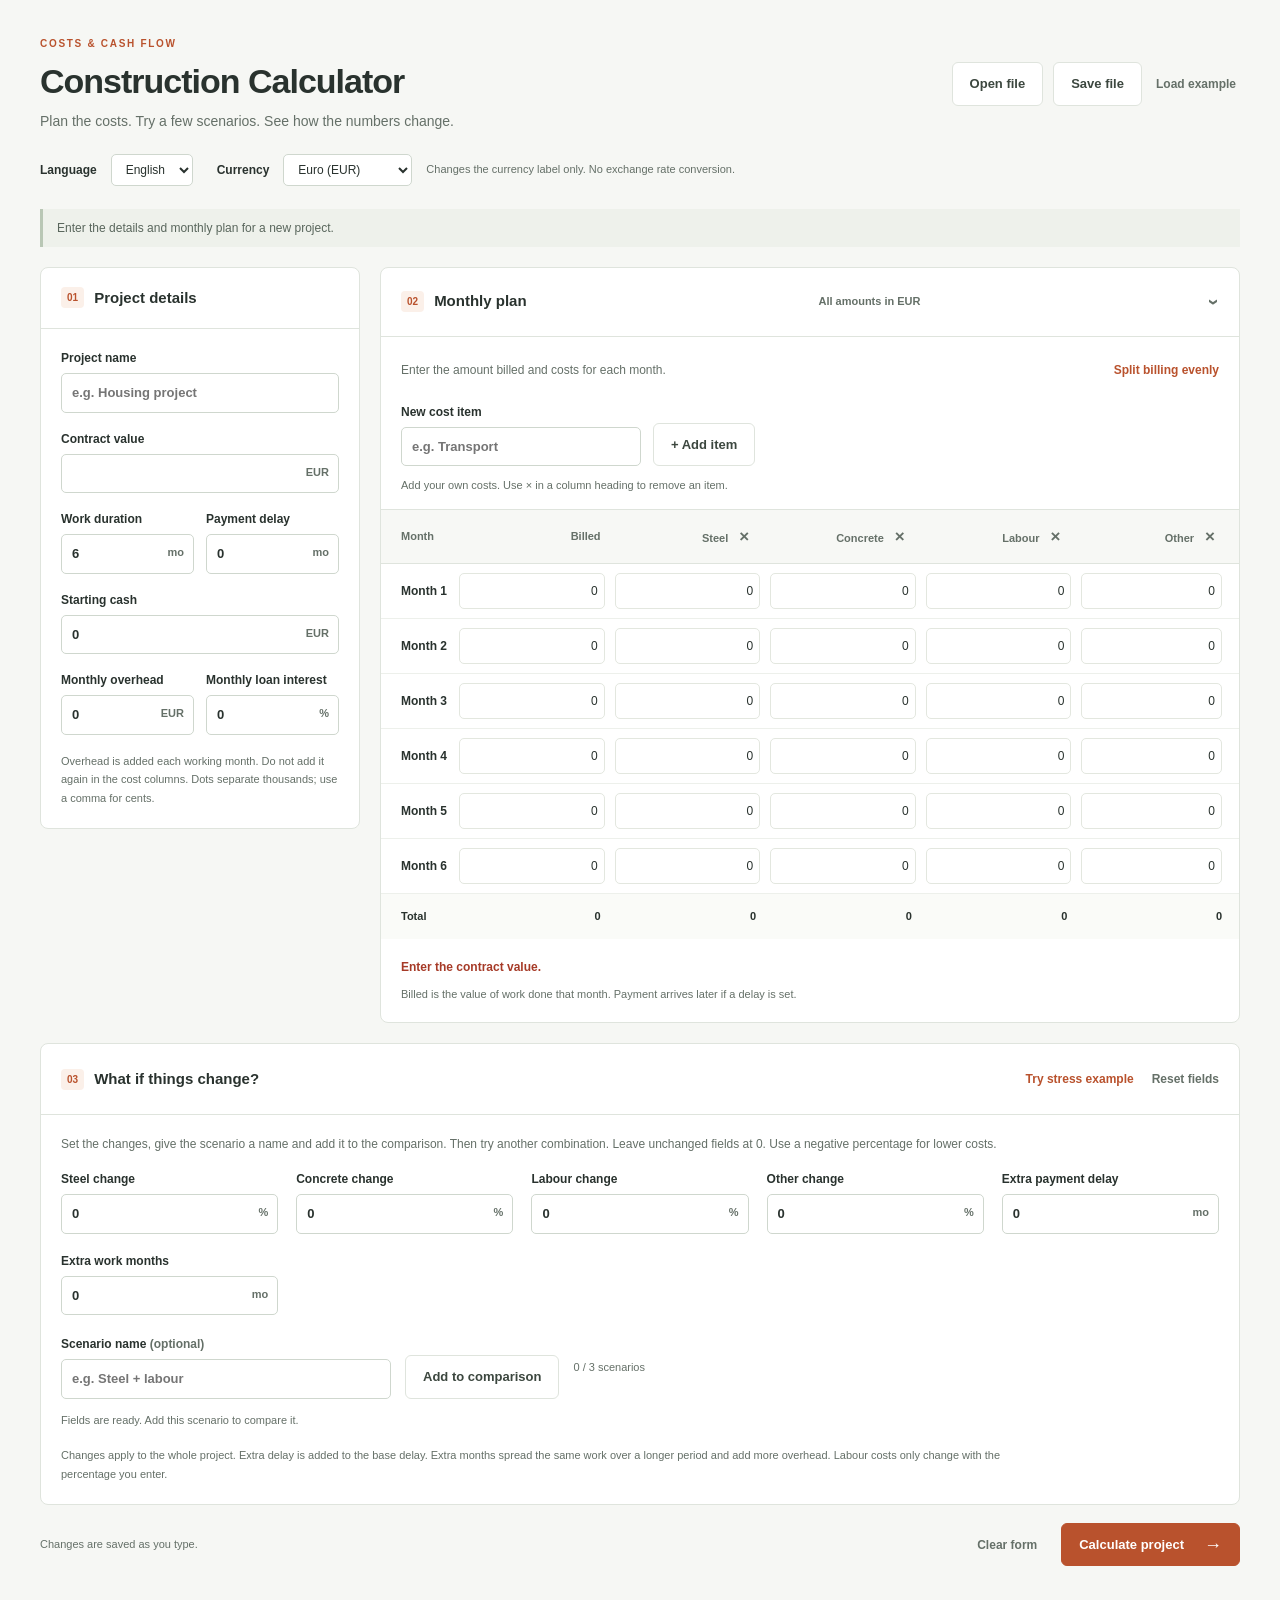
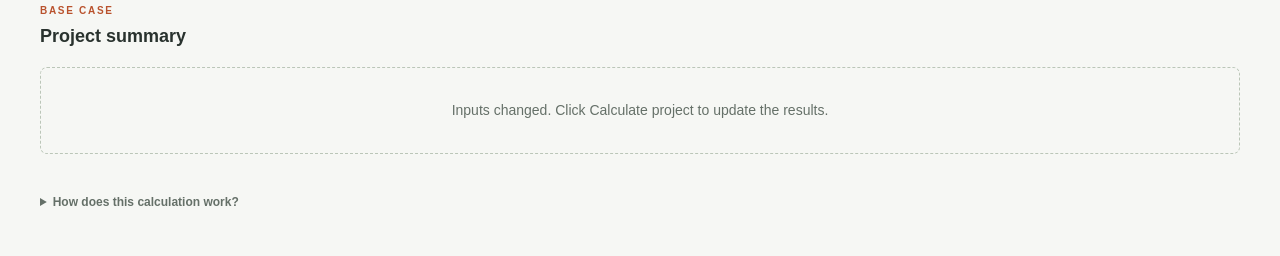
<file: index.html>
<!doctype html>
<html lang="en">
  <head>
    <meta charset="UTF-8" />
    <meta name="viewport" content="width=device-width, initial-scale=1.0" />
    <meta name="theme-color" content="#b9522d" />
    <meta name="description" content="Compare costs, profit and cash needs for a construction project." />
    <title>Construction Calculator</title>
    <link rel="icon" href="data:image/svg+xml,%3Csvg xmlns='http://www.w3.org/2000/svg' viewBox='0 0 40 40'%3E%3Crect width='40' height='40' rx='8' fill='%23b9522d'/%3E%3Cpath d='M10 29V17l10-7 10 7v12M16 29V19h8v10' fill='none' stroke='white' stroke-width='2.5'/%3E%3C/svg%3E" />
    <link rel="stylesheet" href="./style.css" />
  </head>
  <body>
    <a class="skip-link" href="#main"><span data-i18n>Skip to content</span></a>

    <main id="main" class="container">
      <div class="intro">
        <div>
          <p class="eyebrow" data-i18n>COSTS &amp; CASH FLOW</p>
          <h1><span data-i18n>Construction Calculator</span></h1>
          <p><span data-i18n>Plan the costs. Try a few scenarios. See how the numbers change.</span></p>
        </div>
        <div class="project-actions">
          <button id="import-project" class="button secondary" type="button"><span data-i18n>Open file</span></button>
          <button id="export-project" class="button secondary" type="button"><span data-i18n>Save file</span></button>
          <button id="load-example" class="text-button muted" type="button"><span data-i18n>Load example</span></button>
          <input id="project-file" type="file" accept=".json,application/json" hidden />
        </div>
      </div>
      <div class="currency-controls">
        <label for="language"><span data-i18n>Language</span></label>
        <select id="language"><option value="en" selected>English</option><option value="tr">Türkçe</option></select>
        <label for="currency"><span data-i18n>Currency</span></label>
        <select id="currency" aria-describedby="currency-note">
          <option value="EUR" selected>Euro (EUR)</option>
          <option value="USD" data-i18n>US dollar (USD)</option>
          <option value="TL" data-i18n>Turkish lira (TL)</option>
        </select>
        <p id="currency-note" class="hint"><span data-i18n>Changes the currency label only. No exchange rate conversion.</span></p>
      </div>
      <p id="page-note" class="page-note" role="status"><span data-i18n>Enter the details and monthly plan for a new project.</span></p>

      <form id="project-form" novalidate>
        <div class="workspace">
          <section class="panel" id="project-info" aria-labelledby="project-heading">
            <div class="panel-heading"><span class="step">01</span><h2 id="project-heading"><span data-i18n>Project details</span></h2></div>
            <div class="fields">
              <label for="name"><span data-i18n>Project name</span><input id="name" name="name" maxlength="100" placeholder="e.g. Housing project" required /></label>
              <label for="contractValue"><span data-i18n>Contract value</span><span class="input-unit"><input id="contractValue" name="contractValue" type="text" inputmode="decimal" data-money maxlength="100" required /><span data-currency>EUR</span></span></label>
              <div class="field-pair">
                <label for="duration"><span data-i18n>Work duration</span><span class="input-unit"><input id="duration" name="duration" type="number" min="1" max="120" step="1" required /><span><span data-i18n>mo</span></span></span></label>
                <label for="paymentDelay"><span data-i18n>Payment delay</span><span class="input-unit"><input id="paymentDelay" name="paymentDelay" type="number" min="0" max="120" step="1" required /><span><span data-i18n>mo</span></span></span></label>
              </div>
              <label for="initialCash"><span data-i18n>Starting cash</span><span class="input-unit"><input id="initialCash" name="initialCash" type="text" inputmode="decimal" data-money maxlength="100" required /><span data-currency>EUR</span></span></label>
              <div class="field-pair">
                <label for="monthlyOverhead"><span data-i18n>Monthly overhead</span><span class="input-unit"><input id="monthlyOverhead" name="monthlyOverhead" type="text" inputmode="decimal" data-money maxlength="100" required /><span data-currency>EUR</span></span></label>
                <label for="monthlyRate"><span data-i18n>Monthly loan interest</span><span class="input-unit"><input id="monthlyRate" name="monthlyRate" type="number" min="0" max="100" step="0.01" required /><span>%</span></span></label>
              </div>
              <p class="hint"><span data-i18n>Overhead is added each working month. Do not add it again in the cost columns. Dots separate thousands; use a comma for cents.</span></p>
            </div>
          </section>

          <details open class="panel fold-panel plan-panel" id="monthly-plan" aria-labelledby="plan-heading">
            <summary class="panel-heading"><span class="step">02</span><h2 id="plan-heading"><span data-i18n>Monthly plan</span></h2><span class="unit-label"><span data-i18n>All amounts in </span><span data-currency>EUR</span></span></summary>
            <div class="plan-toolbar"><p><span data-i18n>Enter the amount billed and costs for each month.</span></p><button id="distribute" class="text-button" type="button"><span data-i18n>Split billing evenly</span></button></div>
            <div class="item-toolbar">
              <label for="item-name"><span data-i18n>New cost item</span><input id="item-name" maxlength="40" placeholder="e.g. Transport" /></label>
              <button id="add-item" class="button secondary" type="button"><span data-i18n>+ Add item</span></button>
            </div>
            <p id="item-status" class="hint item-status" role="status"><span data-i18n>Add your own costs. Use × in a column heading to remove an item.</span></p>
            <div class="table-scroll" tabindex="0" role="region" aria-label="Editable monthly plan">
              <table class="plan-table">
                <caption class="sr-only"><span data-i18n>Monthly billing and costs, </span><span data-currency>EUR</span></caption>
                <thead><tr id="plan-head"></tr></thead>
                <tbody id="plan-rows"></tbody>
                <tfoot><tr id="plan-foot"></tr></tfoot>
              </table>
            </div>
            <div class="plan-summary"><span id="claim-check" role="status"></span><p><span data-i18n>Billed is the value of work done that month. Payment arrives later if a delay is set.</span></p></div>
          </details>
        </div>
        <section class="panel scenario-panel" id="scenario-settings" aria-labelledby="scenario-heading">
          <div class="panel-heading"><span class="step">03</span><h2 id="scenario-heading"><span data-i18n>What if things change?</span></h2><div class="scenario-actions"><button id="stress-example" class="text-button" type="button"><span data-i18n>Try stress example</span></button><button id="reset-scenario" class="text-button muted" type="button"><span data-i18n>Reset fields</span></button></div></div>
          <div class="scenario-body">
            <p class="scenario-intro"><span data-i18n>Set the changes, give the scenario a name and add it to the comparison. Then try another combination. Leave unchanged fields at 0. Use a negative percentage for lower costs.</span></p>
            <div class="scenario-fields">
              <div id="cost-changes" class="cost-changes"></div>
              <label for="extraDelay"><span data-i18n>Extra payment delay</span><span class="input-unit"><input id="extraDelay" name="extraDelay" type="number" min="0" max="120" step="1" value="0" required /><span><span data-i18n>mo</span></span></span></label>
              <label for="extraMonths"><span data-i18n>Extra work months</span><span class="input-unit"><input id="extraMonths" name="extraMonths" type="number" min="0" max="119" step="1" value="0" required /><span><span data-i18n>mo</span></span></span></label>
            </div>
            <div class="scenario-save">
              <label for="scenario-name"><span data-i18n>Scenario name </span><span class="muted"><span data-i18n>(optional)</span></span><input id="scenario-name" maxlength="60" placeholder="e.g. Steel + labour" /></label>
              <button id="add-scenario" class="button secondary" type="button"><span data-i18n>Add to comparison</span></button>
              <span id="scenario-count" class="hint"></span>
            </div>
            <p id="scenario-status" class="hint" role="status"></p>
            <ul id="saved-scenarios" class="saved-scenarios" aria-label="Saved scenarios"></ul>
            <p class="hint scenario-note"><span data-i18n>Changes apply to the whole project. Extra delay is added to the base delay. Extra months spread the same work over a longer period and add more overhead. Labour costs only change with the percentage you enter.</span></p>
          </div>
        </section>
        <div id="error" class="error" role="alert" hidden></div>
        <div class="form-actions"><p id="save-status" role="status"><span data-i18n>Setting up local save.</span></p><div><button id="clear" class="text-button muted" type="button"><span data-i18n>Clear form</span></button><button id="calculate-project" class="button primary" type="submit"><span class="spinner" aria-hidden="true"></span><span data-i18n>Calculate project </span><span aria-hidden="true">→</span></button></div></div>
      </form>

      <section id="results-section" aria-labelledby="results-heading">
        <div class="section-heading"><div><p id="result-caption" class="eyebrow"><span data-i18n>BASE CASE</span></p><h2 id="results-heading"><span data-i18n>Project summary</span></h2></div><span id="result-name" class="result-name"></span></div>
        <p id="result-status" class="sr-only" role="status"></p>
        <div id="result-placeholder" class="placeholder" hidden><span data-i18n>Inputs changed. Click Calculate project to update the results.</span></div>
        <div id="results" hidden>
          <div class="detail-toolbar summary-select"><label for="detail-view"><span data-i18n>Summary and monthly details</span></label><select id="detail-view"></select><span class="hint"><span data-i18n>The comparison table includes every scenario. Use the chart buttons to show or hide lines.</span></span></div>
          <div class="metrics">
            <article class="metric profit-card"><h3><span data-i18n>Profit before tax</span></h3><strong id="profit"></strong><p><span data-i18n>After costs and loan interest</span></p></article>
            <article class="metric"><h3><span data-i18n>Profit margin</span></h3><strong id="margin"></strong><p><span data-i18n>As a share of the contract value</span></p></article>
            <article class="metric"><h3><span data-i18n>Peak borrowing</span></h3><strong id="max-debt"></strong><p id="worst-month"></p></article>
            <article class="metric"><h3><span data-i18n>Loan interest cost</span></h3><strong id="finance-cost"></strong><p><span data-i18n>Total interest over the project</span></p></article>
          </div>
          <details open id="comparison" class="panel fold-panel comparison" aria-labelledby="comparison-heading" hidden>
            <summary class="comparison-heading"><h3 id="comparison-heading"><span data-i18n>Compare scenarios</span></h3><p id="scenario-impact"></p></summary>
            <div class="table-scroll" tabindex="0" role="region" aria-label="Base and scenario comparison"><table class="comparison-table"><caption class="sr-only"><span data-i18n>Base and saved scenario results</span></caption><thead><tr id="comparison-head"></tr></thead><tbody id="comparison-rows"></tbody></table></div>
            <p class="hint comparison-note"><span data-i18n>Small numbers show the change from the base case. Each result ends at its own final payment month. Margin changes are in percentage points. A dash means no borrowing was needed.</span></p>
          </details>
          <details class="panel fold-panel threshold-panel" aria-labelledby="threshold-heading">
            <summary class="panel-heading"><span class="step">04</span><h2 id="threshold-heading"><span data-i18n>Project limits</span></h2></summary>
            <div class="threshold-body">
              <p class="scenario-intro"><span data-i18n>How far can one thing change before the base project misses a target? Each check changes only one input.</span></p>
              <form id="threshold-form" class="threshold-controls">
                <label for="limit-item"><span data-i18n>Cost item to check</span><select id="limit-item"></select></label><label for="target-margin"><span data-i18n>Minimum profit margin</span><span class="input-unit"><input id="target-margin" type="number" min="0" max="100" step="0.01" value="10" required /><span>%</span></span></label>
                <label for="credit-limit"><span data-i18n>Borrowing limit</span><span class="input-unit"><input id="credit-limit" type="text" inputmode="decimal" data-money maxlength="100" value="1.000.000" required /><span data-currency>EUR</span></span></label>
                <button class="button secondary" type="submit"><span data-i18n>Check limits</span></button>
              </form>
              <p id="threshold-status" class="hint" role="status"></p>
              <div id="threshold-results" class="threshold-cards" hidden>
                <article id="cost-limit-card"><h3 id="cost-limit-heading"></h3><strong id="cost-limit-value"></strong><p id="cost-limit-detail"></p></article>
                <article><h3><span data-i18n>Extra months → low margin</span></h3><strong id="duration-limit-value"></strong><p id="duration-limit-detail"></p></article>
                <article><h3><span data-i18n>Payment delay → borrowing limit</span></h3><strong id="delay-limit-value"></strong><p id="delay-limit-detail"></p></article>
              </div>
              <p class="hint threshold-note"><span data-i18n>The selected cost item is checked from 0% to 1.000% in 0,01-point steps. Time and delay are checked in whole months. Matching a target is not a breach. These limits depend on your inputs.</span></p>
            </div>
          </details>
          <div class="result-grid">
            <section class="panel chart-panel" aria-labelledby="chart-heading"><div class="chart-heading"><h3 id="chart-heading"><span data-i18n>Monthly cash balance</span></h3><div id="chart-legend" class="chart-legend" role="group" aria-label="Chart lines"></div></div><div class="chart-wrap"><canvas id="cash-chart" role="img" aria-label="Month-end cash balance for the base case and scenarios. Use the buttons above to show or hide lines. Exact values are in the monthly details below."></canvas><p id="chart-empty" class="chart-empty" role="status" hidden><span data-i18n>All lines are hidden. Click a name above to show one.</span></p></div><p class="hint"><span data-i18n>Below zero means borrowing. Each line stops at its final payment month. Click a name above to show or hide its line. Hover over the chart for exact values.</span></p></section>
            <details class="panel breakdown fold-panel" open><summary><h3 id="breakdown-heading"><span data-i18n>Cost breakdown</span></h3></summary><div class="breakdown-body"><dl><div><dt><span data-i18n>Contract income</span></dt><dd id="revenue"></dd></div><div><dt><span data-i18n>Work costs and overhead</span></dt><dd id="total-costs"></dd></div><div><dt><span data-i18n>Loan interest</span></dt><dd id="breakdown-finance"></dd></div><div class="breakdown-total"><dt><span data-i18n>Profit before tax</span></dt><dd id="breakdown-profit"></dd></div></dl><div class="closing"><span><span data-i18n>Final cash / debt</span></span><strong id="final-balance"></strong><p><span data-i18n>Includes starting cash.</span></p></div></div></details>
          </div>
          <details class="panel cash-details"><summary><span data-i18n>Monthly details </span><span><span data-i18n>Billing, payments, costs and interest</span></span></summary><p class="hint cash-note"><span data-i18n>Choose which result to view using Summary and monthly details above.</span></p><div class="table-scroll" tabindex="0" role="region" aria-label="Monthly results"><table class="cash-table"><caption id="cash-caption">Monthly results for the selected case, EUR</caption><thead><tr><th scope="col"><span data-i18n>Month</span></th><th scope="col"><span data-i18n>Billed</span></th><th scope="col"><span data-i18n>Received</span></th><th scope="col"><span data-i18n>Costs</span></th><th scope="col"><span data-i18n>Interest</span></th><th scope="col"><span data-i18n>Cash / debt</span></th></tr></thead><tbody id="cash-rows"></tbody></table></div></details>
        </div>
      </section>

      <details class="assumptions"><summary><span data-i18n>How does this calculation work?</span></summary><ul><li><span data-i18n>Cash is checked at the end of each month. Short cash gaps within a month are not included.</span></li><li><span data-i18n>Interest is charged on debt at the start of the month. Unpaid interest adds to the debt.</span></li><li><span data-i18n>Overhead stops when the work ends. The calculation runs until the last scheduled payment. Interest after that date is not included.</span></li><li><span data-i18n>Starting cash reduces borrowing but does not add to profit. The model assumes borrowing is available when needed.</span></li><li><span data-i18n>Scenarios apply from the start of the project. Materials already bought are not tracked separately. Cost changes apply once, not every month.</span></li><li><span data-i18n>Extra months mean slower progress. A 2-month plan stretched to 4 months spreads each old month over two new months. Work and contract value stay the same, but overhead continues. Change the labour percentage if needed.</span></li><li><span data-i18n>Tax, deductions and price adjustment payments are not included. Results depend on the plan you enter.</span></li></ul></details>
    </main>
    <noscript><span data-i18n>Enable JavaScript in your browser to use this calculator.</span></noscript>
    <script src="./vendor/chart.umd.js"></script>
    <script src="./language.js"></script>
    <script src="./items.js"></script>
    <script src="./calculator.js"></script>
    <script src="./scenario.js"></script>
    <script src="./thresholds.js"></script>
    <script src="./amounts.js"></script>
    <script src="./storage.js"></script>
    <script src="./sample.js"></script>
    <script src="./main.js"></script>
  </body>
</html>
</file>
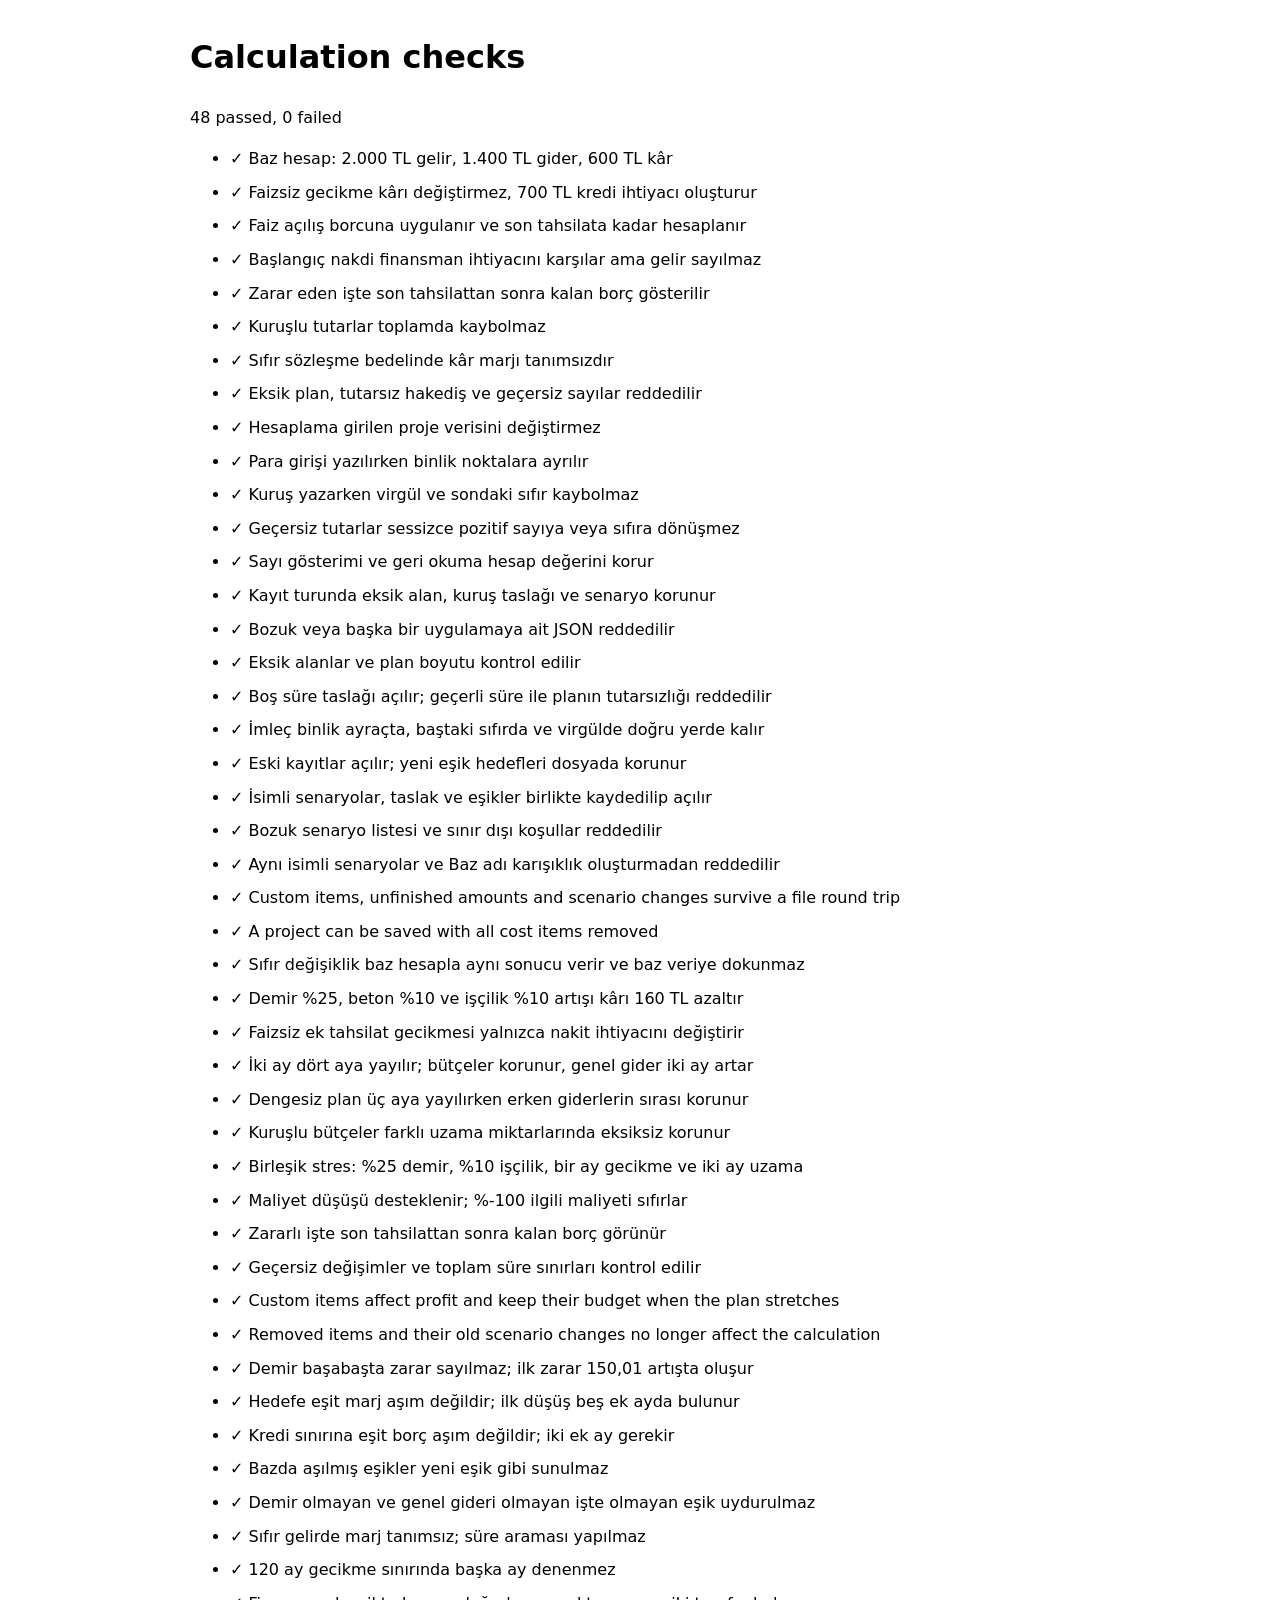
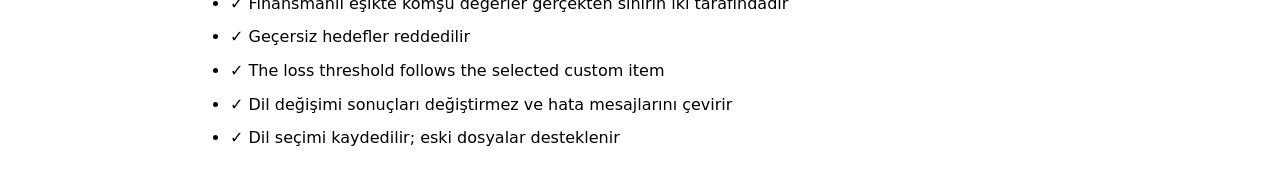
<file: tests/index.html>
<!doctype html>
<html lang="en">
<head>
  <meta charset="utf-8">
  <meta name="viewport" content="width=device-width, initial-scale=1">
  <title>Calculation checks</title>
  <style>
    body { font-family: system-ui, sans-serif; max-width: 900px; margin: 32px auto; padding: 0 20px; line-height: 1.6; }
    li { margin-bottom: 8px; }
  </style>
</head>
<body>
  <h1>Calculation checks</h1>
  <p id="summary" role="status">Running…</p>
  <ul id="checks"></ul>
  <script src="../language.js"></script>
  <script src="../items.js"></script>
  <script src="../calculator.js"></script>
  <script src="../scenario.js"></script>
  <script src="../thresholds.js"></script>
  <script src="../amounts.js"></script>
  <script src="../storage.js"></script>
  <script src="../sample.js"></script>
  <script src="./checks.js"></script>
  <script src="./calculator.test.js"></script>
  <script src="./data.test.js"></script>
  <script src="./scenario.test.js"></script>
  <script src="./thresholds.test.js"></script>
  <script src="./language.test.js"></script>
</body>
</html>
</file>
<file: style.css>
:root {
  font-family: -apple-system, BlinkMacSystemFont, "Segoe UI", sans-serif;
  color: #29322e;
  background: #f6f7f4;
  font-synthesis: none;
  --accent: #b9522d;
  --muted: #657068;
  --border: #dfe4dd;
}
* { box-sizing: border-box; }
body { margin: 0; font-size: 14px; line-height: 1.5; }
button, input, select { font: inherit; }
button, a, summary { -webkit-tap-highlight-color: transparent; }
button, summary { cursor: pointer; }
button { border: 0; }
a { color: inherit; text-decoration: none; }
button:focus-visible, a:focus-visible, summary:focus-visible, [tabindex]:focus-visible { outline: 3px solid var(--accent); outline-offset: 4px; }
input:focus, select:focus { outline: 2px solid var(--accent); outline-offset: 1px; }
h1, h2, h3, p { margin: 0; }
h1 { font-size: 34px; letter-spacing: -1px; font-weight: 650; line-height: 1.25; margin-bottom: 8px; }
h2 { font-size: 18px; font-weight: 650; }
h3 { font-size: 15px; font-weight: 600; }
[hidden] { display: none !important; }
section { scroll-margin-top: 24px; }
.container { max-width: 1264px; margin: auto; padding: 36px 32px 28px; }
.intro { display: flex; justify-content: space-between; align-items: center; gap: 20px; }
.intro > div > p:last-child { color: var(--muted); }
.eyebrow { color: var(--accent); font-size: 10px; font-weight: 700; letter-spacing: 1.7px; margin-bottom: 9px; }
.button { display: inline-flex; align-items: center; justify-content: center; gap: 20px; border-radius: 6px; padding: 11px 17px; font-weight: 600; white-space: nowrap; font-size: 13px; }
.button > span[aria-hidden] { font-size: 18px; line-height: 1; }
.primary { background: var(--accent); color: white; border: 1px solid var(--accent); }
.primary:hover { background: #9c4222; }
.secondary { background: white; color: #3c473f; border: 1px solid var(--border); }
.secondary:hover { border-color: #aab5ab; }
.page-note { color: #59665c; margin: 23px 0 20px; padding: 10px 14px; border-left: 3px solid #b9c7b5; background: #eef1eb; font-size: 12px; }
.workspace { display: grid; grid-template-columns: 320px minmax(0, 1fr); gap: 20px; align-items: start; }
.panel { background: white; border: 1px solid var(--border); border-radius: 8px; min-width: 0; }
.panel-heading { display: flex; gap: 10px; align-items: center; padding: 19px 20px; border-bottom: 1px solid var(--border); }
.panel-heading h2 { font-size: 15px; }
.step { font-size: 10px; font-weight: 600; color: var(--accent); background: #fbf0e9; padding: 3px 6px; border-radius: 4px; }
.fields { padding: 20px; display: grid; gap: 17px; }
label { display: block; font-size: 12px; font-weight: 550; }
input { width: 100%; min-width: 0; background: #fff; color: #29322e; border: 1px solid #cfd7ce; border-radius: 5px; padding: 9px 10px; font-size: 13px; font-variant-numeric: tabular-nums; }
label > input, .input-unit { margin-top: 6px; }
.input-unit { position: relative; display: block; }
.input-unit input { padding-right: 30px; }
.input-unit > span { position: absolute; right: 10px; top: 10px; color: var(--muted); font-size: 11px; pointer-events: none; }
input[type="number"] { appearance: textfield; -moz-appearance: textfield; }
input::-webkit-inner-spin-button, input::-webkit-outer-spin-button { -webkit-appearance: none; margin: 0; }
.field-pair { display: grid; grid-template-columns: 1fr 1fr; gap: 12px; }
.hint { color: var(--muted); font-size: 11px; line-height: 1.7; }
.unit-label { margin-left: auto; color: var(--muted); font-size: 11px; }
.plan-toolbar { padding: 17px 20px; display: flex; justify-content: space-between; gap: 12px; align-items: center; }
.plan-toolbar p { font-size: 12px; color: var(--muted); }
.text-button { color: var(--accent); background: transparent; padding: 7px 0; font-size: 12px; font-weight: 600; }
.text-button:hover { text-decoration: underline; }
.table-scroll { overflow-x: auto; }
.plan-panel .table-scroll { max-height: 440px; }
table { width: 100%; border-collapse: collapse; font-variant-numeric: tabular-nums; }
.plan-table { min-width: 625px; }
th { font-weight: 550; }
thead { background: #f7f8f5; }
thead th { color: var(--muted); font-size: 11px; padding: 11px 9px; text-align: right; border-block: 1px solid var(--border); }
th:first-child { text-align: left; padding-left: 20px; }
.plan-table tbody td { padding: 9px 5px; border-bottom: 1px solid #edf0eb; }
.plan-table tbody th { font-size: 12px; white-space: nowrap; padding-right: 7px; border-bottom: 1px solid #edf0eb; }
.plan-table td:last-child, .plan-table thead th:last-child { padding-right: 17px; }
.plan-table input { text-align: right; padding: 8px 6px; border-color: #e3e7df; font-size: 12px; }
.plan-table input:hover { border-color: #aab5ab; }
.plan-table tfoot { font-size: 11px; background: #fafbf8; }
.plan-table tfoot td { padding: 14px 9px; text-align: right; white-space: nowrap; font-weight: 600; }
.plan-summary { padding: 17px 20px 20px; }
#claim-check { font-size: 12px; font-weight: 550; color: #3c6b48; }
#claim-check.mismatch { color: #a63a27; }
.plan-summary p { color: var(--muted); font-size: 11px; margin-top: 9px; max-width: 510px; }
.form-actions { display: flex; align-items: center; justify-content: space-between; gap: 20px; margin: 18px 0 37px; }
.form-actions > p { font-size: 11px; color: var(--muted); }
.form-actions > div { display: flex; align-items: center; gap: 24px; }
.scenario-panel { margin-top: 20px; }
.scenario-actions { display: flex; gap: 18px; margin-left: auto; }
.scenario-body { padding: 20px; }
.scenario-intro { color: var(--muted); font-size: 12px; margin-bottom: 17px; }
.scenario-fields { display: grid; grid-template-columns: repeat(5, minmax(0, 1fr)); gap: 18px; }
.scenario-note { margin-top: 17px; max-width: 960px; }
.comparison { margin-top: 18px; }
.comparison-heading { padding: 18px 20px; display: flex; align-items: center; justify-content: space-between; gap: 15px; }
.comparison-heading p { color: var(--muted); font-size: 12px; }
.comparison-table { min-width: 650px; font-size: 12px; }
.comparison-table td { text-align: right; padding: 11px 20px; border-bottom: 1px solid #edf0eb; white-space: nowrap; }
.comparison-table thead th { padding-right: 20px; }
.comparison-table tbody th { padding-block: 11px; padding-right: 15px; border-bottom: 1px solid #edf0eb; }
.comparison-table tbody tr:first-child { background: #fafbf8; font-weight: 600; }
.comparison-note { padding: 13px 20px; }
.positive { color: #365d3b; }
.chart-legend { display: flex; flex-wrap: wrap; justify-content: flex-end; gap: 14px; }
.detail-toolbar { display: flex; gap: 15px; align-items: center; padding: 3px 20px 16px; }
select { padding: 7px 10px; background: white; border: 1px solid #cfd7ce; border-radius: 5px; color: #29322e; font-size: 12px; }
.muted { color: var(--muted); }
.error { margin-top: 15px; background: #fff0ec; color: #9c3020; border: 1px solid #edc5ba; border-radius: 6px; padding: 12px 15px; }
.section-heading { display: flex; align-items: end; justify-content: space-between; gap: 16px; margin-bottom: 17px; }
.section-heading .eyebrow { margin-bottom: 5px; }
.result-name { color: var(--muted); font-size: 12px; overflow-wrap: anywhere; text-align: right; }
.metrics { display: grid; grid-template-columns: repeat(4, minmax(0, 1fr)); gap: 14px; }
.metric { background: white; border: 1px solid var(--border); border-radius: 7px; padding: 20px; }
.metric h3 { font-size: 12px; color: var(--muted); font-weight: 500; }
.metric strong { display: block; margin: 9px 0; font-size: clamp(18px, 2vw, 25px); font-weight: 650; letter-spacing: -.6px; font-variant-numeric: tabular-nums; overflow-wrap: anywhere; }
.metric p { font-size: 10px; color: var(--muted); }
.profit-card { background: #eff4ed; border-color: #cfdcca; }
.profit-card strong { color: #365d3b; }
.profit-card.loss { background: #fff0ec; border-color: #edc5ba; }
.profit-card.loss strong, .negative { color: #a63a27; }
.result-grid { margin-top: 18px; display: grid; gap: 18px; }
.chart-panel { padding: 22px; }
.chart-heading { display: flex; justify-content: space-between; gap: 15px; align-items: center; }
.chart-legend button { color: #425048; font-size: 12px; display: flex; align-items: center; gap: 8px; background: #f7f8f5; border: 1px solid var(--border); border-radius: 5px; padding: 8px 10px; text-align: left; overflow-wrap: anywhere; max-width: 220px; }
.chart-legend button:hover { background: #eef1eb; border-color: #aab5ab; }
.chart-legend button[aria-pressed="false"] { opacity: .55; text-decoration: line-through; }
.chart-heading i { display: inline-block; height: 0; width: 22px; flex-shrink: 0; }
.chart-wrap { position: relative; height: 360px; margin: 20px 0 11px; }
.breakdown { padding: 22px; display: grid; grid-template-columns: minmax(0, 1fr) 280px; gap: 20px 36px; }
.breakdown h3 { grid-column: 1 / -1; }
.breakdown dl { margin: 0; }
dl { margin: 22px 0; font-size: 12px; }
dl > div { display: flex; justify-content: space-between; gap: 12px; margin-bottom: 16px; }
dt { color: var(--muted); }
dd { margin: 0; font-weight: 550; text-align: right; overflow-wrap: anywhere; }
.breakdown-total { padding-top: 17px; border-top: 1px solid var(--border); }
.breakdown-total dt { color: #29322e; font-weight: 550; }
.closing { padding: 16px; background: #f6f7f4; border-radius: 5px; }
.closing span { font-size: 11px; color: var(--muted); }
.closing strong { display: block; margin: 5px 0; font-size: 19px; overflow-wrap: anywhere; }
.closing p { font-size: 10px; color: var(--muted); }
.cash-details { margin-top: 18px; }
summary { padding: 17px 20px; font-size: 13px; font-weight: 550; }
.cash-details summary > span:not([data-i18n]) { color: var(--muted); font-size: 11px; font-weight: 400; margin-left: 14px; }
.cash-table { min-width: 650px; font-size: 12px; }
.cash-table td { text-align: right; padding: 11px 12px; border-bottom: 1px solid #edf0eb; }
.cash-table tbody th { font-size: 12px; border-bottom: 1px solid #edf0eb; }
.cash-table tr.worst { background: #fff5ee; }
.placeholder { padding: 32px 20px; border: 1px dashed #bbc6b8; border-radius: 7px; color: var(--muted); text-align: center; }
.assumptions { margin-top: 22px; color: var(--muted); }
.assumptions summary { padding-left: 0; font-size: 12px; }
.assumptions ul { margin: 0; padding: 0 20px 12px; font-size: 12px; line-height: 1.8; }
.sr-only { position: absolute; width: 1px; height: 1px; margin: -1px; padding: 0; overflow: hidden; clip: rect(0,0,0,0); white-space: nowrap; border: 0; }
.skip-link { position: absolute; left: 15px; top: -60px; padding: 10px; background: white; z-index: 5; }
.skip-link:focus { top: 10px; }
@media (max-width: 1050px) {
  .workspace { grid-template-columns: 280px minmax(0, 1fr); gap: 16px; }
  .fields, .panel-heading { padding: 17px; }
  .plan-toolbar { flex-wrap: wrap; gap: 3px; }
  .metrics { grid-template-columns: repeat(2, minmax(0, 1fr)); }
}
@media (max-width: 760px) {
  .container { padding: 25px 18px 24px; }
  .intro { align-items: start; }
  .intro .button { font-size: 11px; padding: 9px 11px; gap: 7px; }
  h1 { font-size: 29px; }
  .intro > div > p:last-child { font-size: 12px; }
  .workspace { grid-template-columns: minmax(0, 1fr); }
  .fields { grid-template-columns: 1fr 1fr; }
  .fields > label:first-child, .fields > .field-pair, .fields > .hint { grid-column: 1 / -1; }
  .fields > label[for="initialCash"] { grid-column: 2; grid-row: 2; }
  .result-grid { grid-template-columns: minmax(0, 1fr); }
  .form-actions { align-items: start; }
  .form-actions > p { max-width: 180px; }
  .form-actions > div { gap: 15px; }
  .chart-heading { flex-wrap: wrap; }
  .cash-details summary > span:not([data-i18n]) { display: block; margin: 6px 0 0 16px; }
  .result-name { max-width: 45%; }
  .scenario-fields { grid-template-columns: repeat(2, minmax(0, 1fr)); gap: 15px; }
  .scenario-panel .panel-heading { flex-wrap: wrap; }
  .scenario-actions { width: 100%; margin-left: 0; }
  .comparison-heading { flex-direction: column; align-items: start; gap: 7px; }
}
@media (max-width: 430px) {
  .intro { flex-wrap: wrap; gap: 15px; }
  .page-note { margin-top: 18px; }
  .form-actions { flex-direction: column; gap: 12px; }
  .form-actions > p { max-width: none; }
  .form-actions > div { justify-content: space-between; width: 100%; }
  .metric { padding: 15px 12px; }
  .metric strong { font-size: 19px; }
  .metric h3 { font-size: 11px; }
  .metric p { font-size: 10px; }
  .chart-panel, .breakdown { padding: 18px; }
}

.project-actions { display: flex; flex-wrap: wrap; justify-content: flex-end; align-items: center; gap: 10px; }
.project-actions .text-button { padding: 9px 4px; }
#save-status.negative { color: #a63a27; }
@media (max-width: 760px) {
  .intro { flex-wrap: wrap; }
  .project-actions { justify-content: flex-start; }
  .project-actions .text-button { font-size: 11px; }
}

.threshold-panel { margin-top: 18px; }
.threshold-body { padding: 20px; }
.threshold-controls { display: flex; align-items: end; flex-wrap: wrap; gap: 16px; margin-bottom: 16px; }
.threshold-controls label { flex: 1; min-width: 180px; max-width: 270px; }
.threshold-controls .button { margin-bottom: 1px; }
.threshold-cards { display: grid; grid-template-columns: repeat(3, minmax(0, 1fr)); gap: 16px; margin-top: 18px; }
.threshold-cards article { padding: 18px; background: #f7f8f5; border: 1px solid var(--border); border-radius: 6px; }
.threshold-cards h3 { font-size: 12px; color: var(--muted); }
.threshold-cards strong { display: block; margin: 12px 0; font-size: 20px; line-height: 1.3; color: #924022; }
.threshold-cards p { font-size: 12px; color: var(--muted); line-height: 1.7; }
.threshold-note { margin-top: 16px; }
@media (max-width: 760px) {
  .threshold-cards { grid-template-columns: 1fr; }
  .threshold-controls label { max-width: none; }
}

.scenario-save { display: flex; align-items: end; flex-wrap: wrap; gap: 14px; margin: 20px 0 12px; }
.scenario-save label { flex: 1; max-width: 330px; min-width: 180px; }
.scenario-save > span { align-self: center; }
button:disabled { opacity: .5; cursor: default; }
.saved-scenarios { list-style: none; padding: 0; margin: 16px 0 0; }
.saved-scenarios:empty { display: none; }
.saved-scenarios li { display: flex; align-items: center; justify-content: space-between; gap: 16px; padding: 12px 15px; background: #f7f8f5; border: 1px solid var(--border); border-radius: 5px; margin-top: 8px; }
.saved-scenarios strong { font-size: 12px; overflow-wrap: anywhere; }
.saved-scenarios p { color: var(--muted); font-size: 11px; margin-top: 4px; }
.saved-scenarios button { flex-shrink: 0; }
.summary-select { flex-wrap: wrap; padding: 0 0 17px; }
.summary-select select { max-width: 100%; }
.comparison-table thead th:not(:first-child) { min-width: 175px; max-width: 240px; overflow-wrap: anywhere; }
.comparison-table td small { display: block; margin-top: 5px; font-size: 10px; font-weight: 400; }
.comparison-table td.condition-cell { white-space: normal; max-width: 240px; font-size: 11px; font-weight: 400; color: var(--muted); }
.comparison-table tbody tr:nth-child(2) { background: #fafbf8; font-weight: 600; }
.cash-note { padding: 0 20px 12px; }
#cash-caption { text-align: left; padding: 8px 20px; color: var(--muted); font-size: 12px; }
#breakdown-heading { overflow-wrap: anywhere; }
@media (max-width: 760px) {
  .chart-legend { justify-content: flex-start; }
  .summary-select .hint { width: 100%; }
  .scenario-save label { max-width: none; }
}

.currency-controls { display: flex; align-items: center; flex-wrap: wrap; gap: 10px 14px; margin-top: 22px; }
.input-unit input[data-money] { padding-right: 43px; }

.chart-empty { position: absolute; inset: 40% 12% auto; padding: 14px; background: #fff; text-align: center; color: var(--muted); font-size: 13px; }
@media (max-width: 760px) {
  .chart-wrap { height: 320px; }
  .breakdown { grid-template-columns: minmax(0, 1fr); }
  .chart-legend { gap: 8px; }
}

.currency-controls #language { margin-right: 10px; }

.item-toolbar { display: flex; align-items: end; gap: 12px; padding: 0 20px 10px; }
.item-toolbar label { flex: 1; max-width: 240px; }
.item-status { padding: 0 20px 14px; }
.plan-table th:not(:first-child), .plan-table td { min-width: 130px; }
.plan-table thead th { overflow-wrap: anywhere; }
.remove-item { background: transparent; color: var(--muted); padding: 3px 7px; margin-left: 4px; font-size: 17px; }
.remove-item:hover { color: #a63a27; }
.cost-changes { display: contents; }
#limit-item { display: block; width: 100%; margin-top: 6px; }

.spinner { display: none; width: 14px; height: 14px; border: 2px solid currentColor; border-right-color: transparent; border-radius: 50%; }
#calculate-project.loading { opacity: 1; cursor: wait; }
#calculate-project.loading .spinner { display: inline-block; animation: spin .6s linear infinite; }
#calculate-project.loading > span:last-child { display: none; }
@keyframes spin { to { transform: rotate(360deg); } }
@media (prefers-reduced-motion: reduce) {
  #calculate-project.loading .spinner { animation: none; }
}

.fold-panel > summary { display: flex; align-items: center; gap: 10px; list-style: none; }
.fold-panel > summary::-webkit-details-marker { display: none; }
.fold-panel > summary::after { content: '›'; margin-left: auto; font-size: 20px; color: var(--muted); transform: rotate(90deg); }
.fold-panel:not([open]) > summary::after { transform: rotate(0); }
.fold-panel:not([open]) > summary { border-bottom: 0; }
.fold-panel > summary:hover { background: #f7f8f5; }
.fold-panel > summary .unit-label { margin-left: auto; }
.breakdown.fold-panel { display: block; padding: 0; }
.breakdown.fold-panel > summary { padding: 20px 22px; }
.breakdown-body { display: grid; grid-template-columns: minmax(0, 1fr) 280px; gap: 20px 36px; padding: 0 22px 22px; }
@media (max-width: 760px) {
  .fold-panel > .comparison-heading { flex-direction: row; flex-wrap: wrap; }
  .breakdown-body { grid-template-columns: minmax(0, 1fr); padding: 0 18px 18px; }
}
</file>
